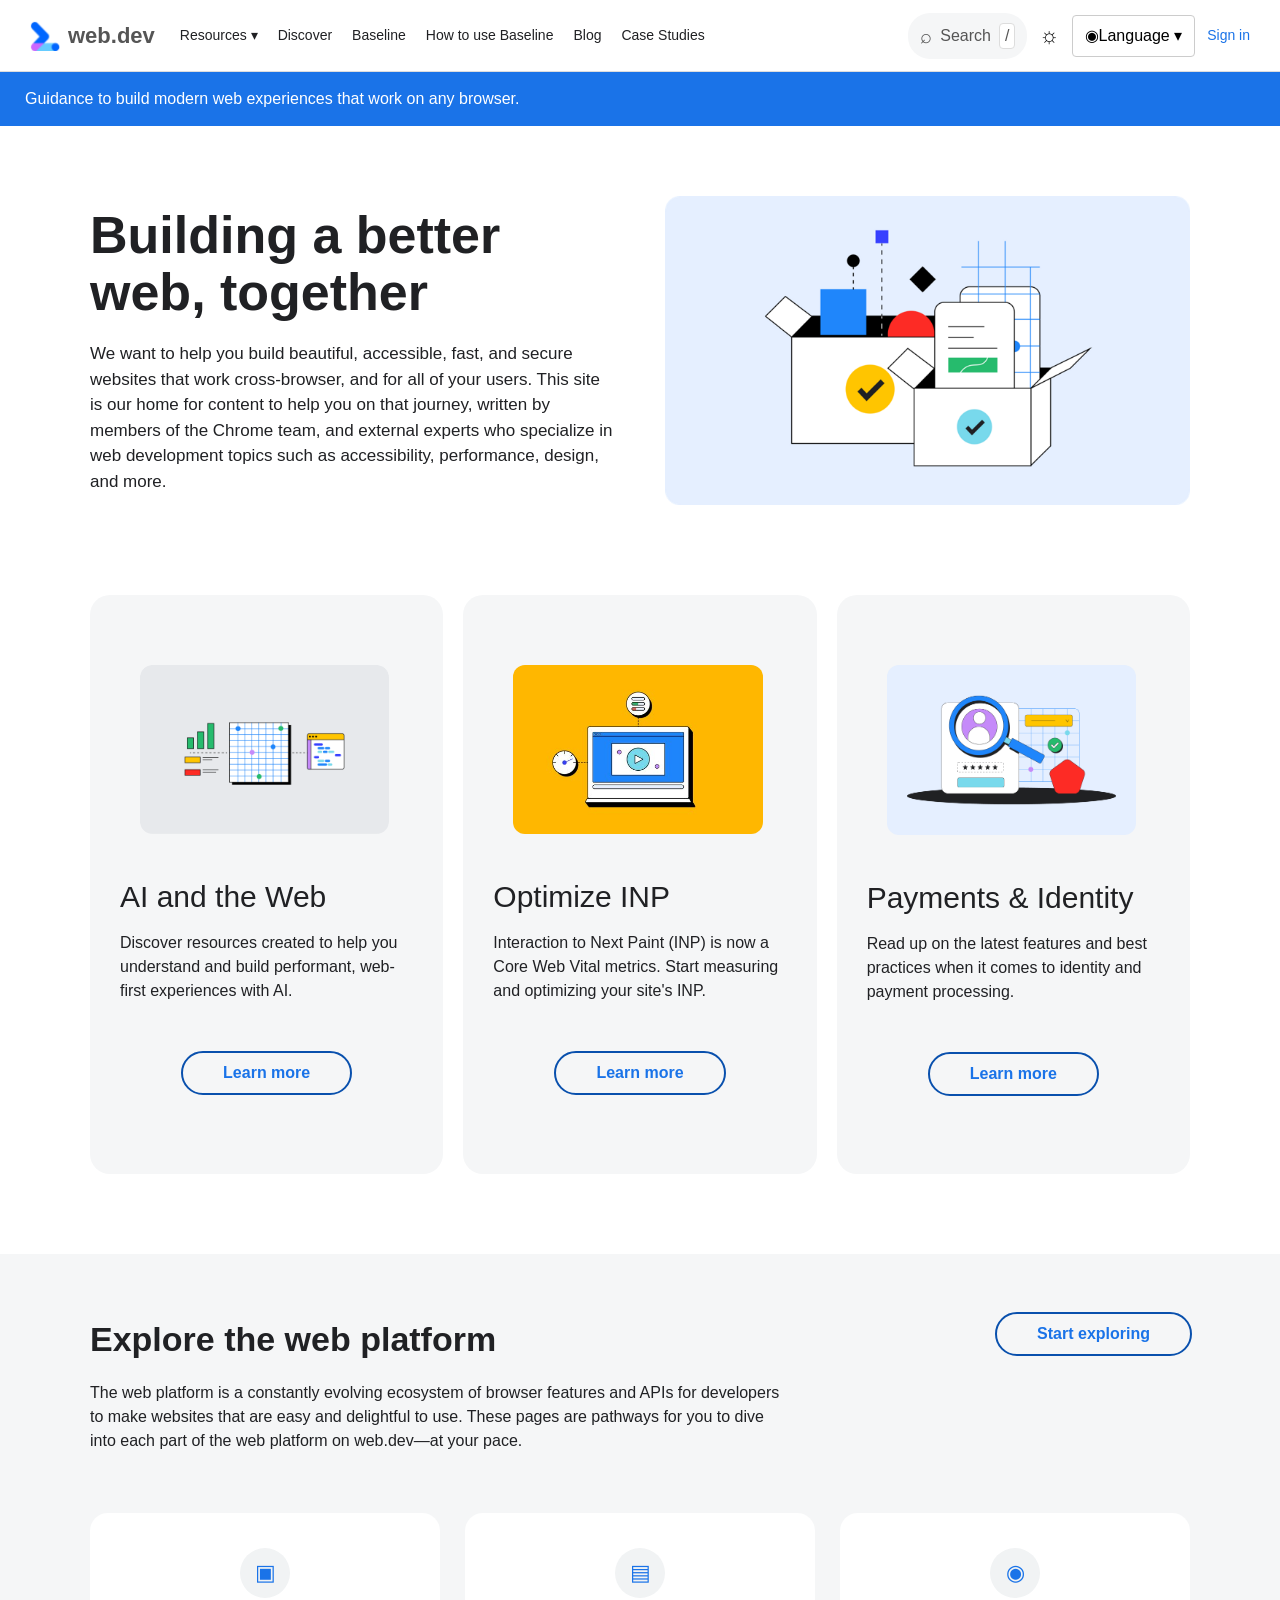
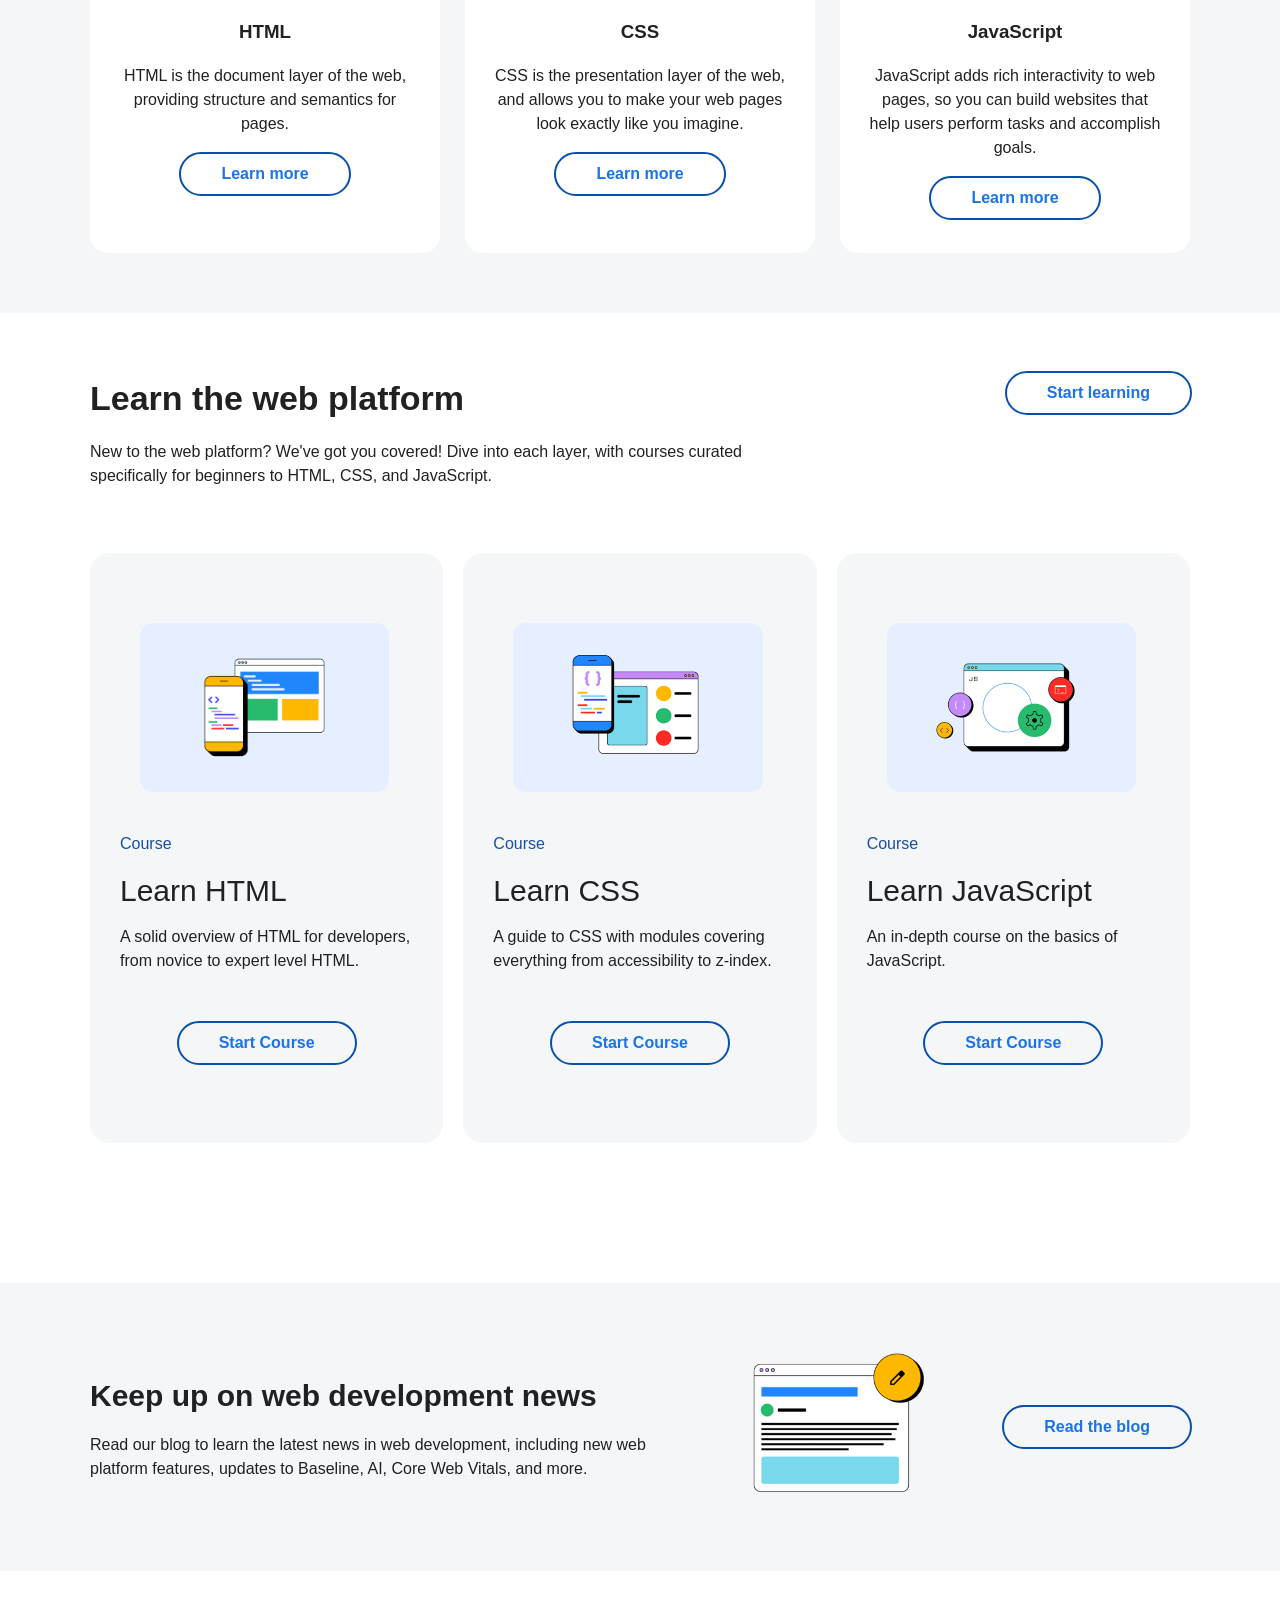
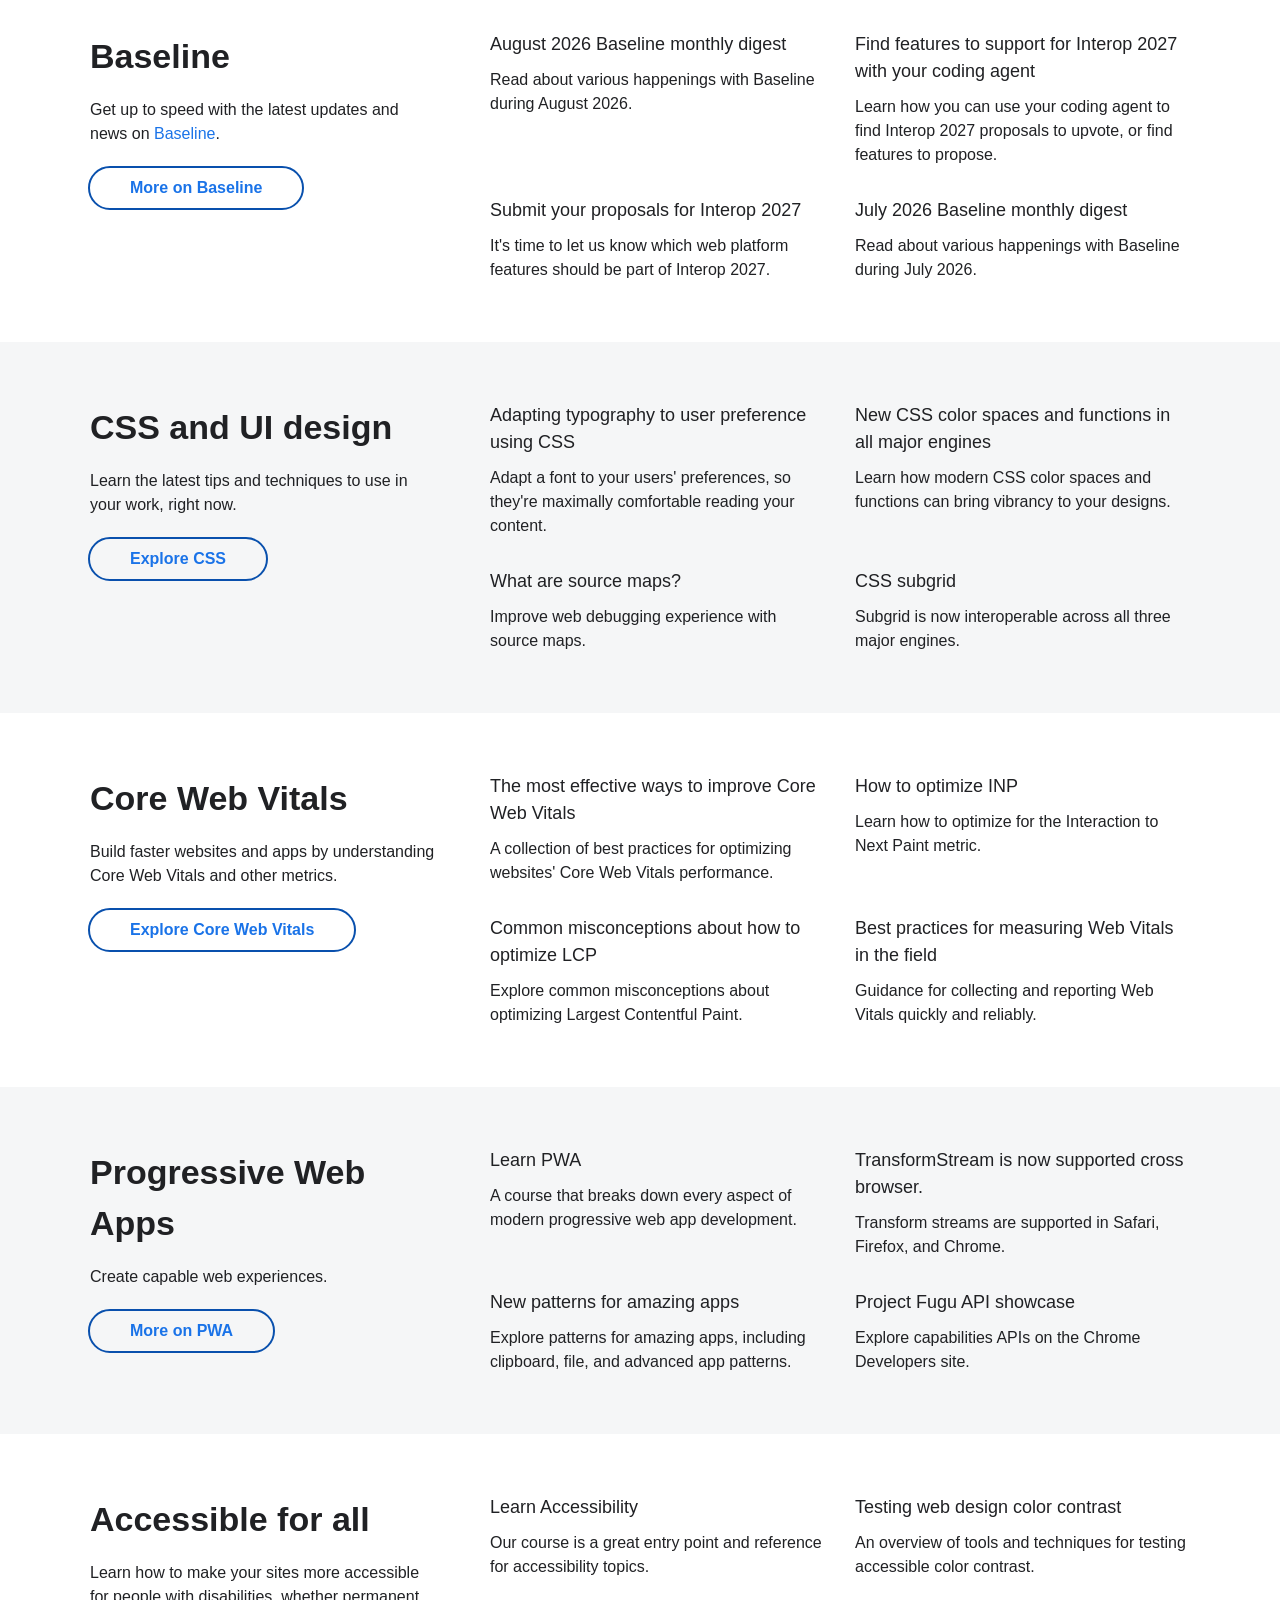
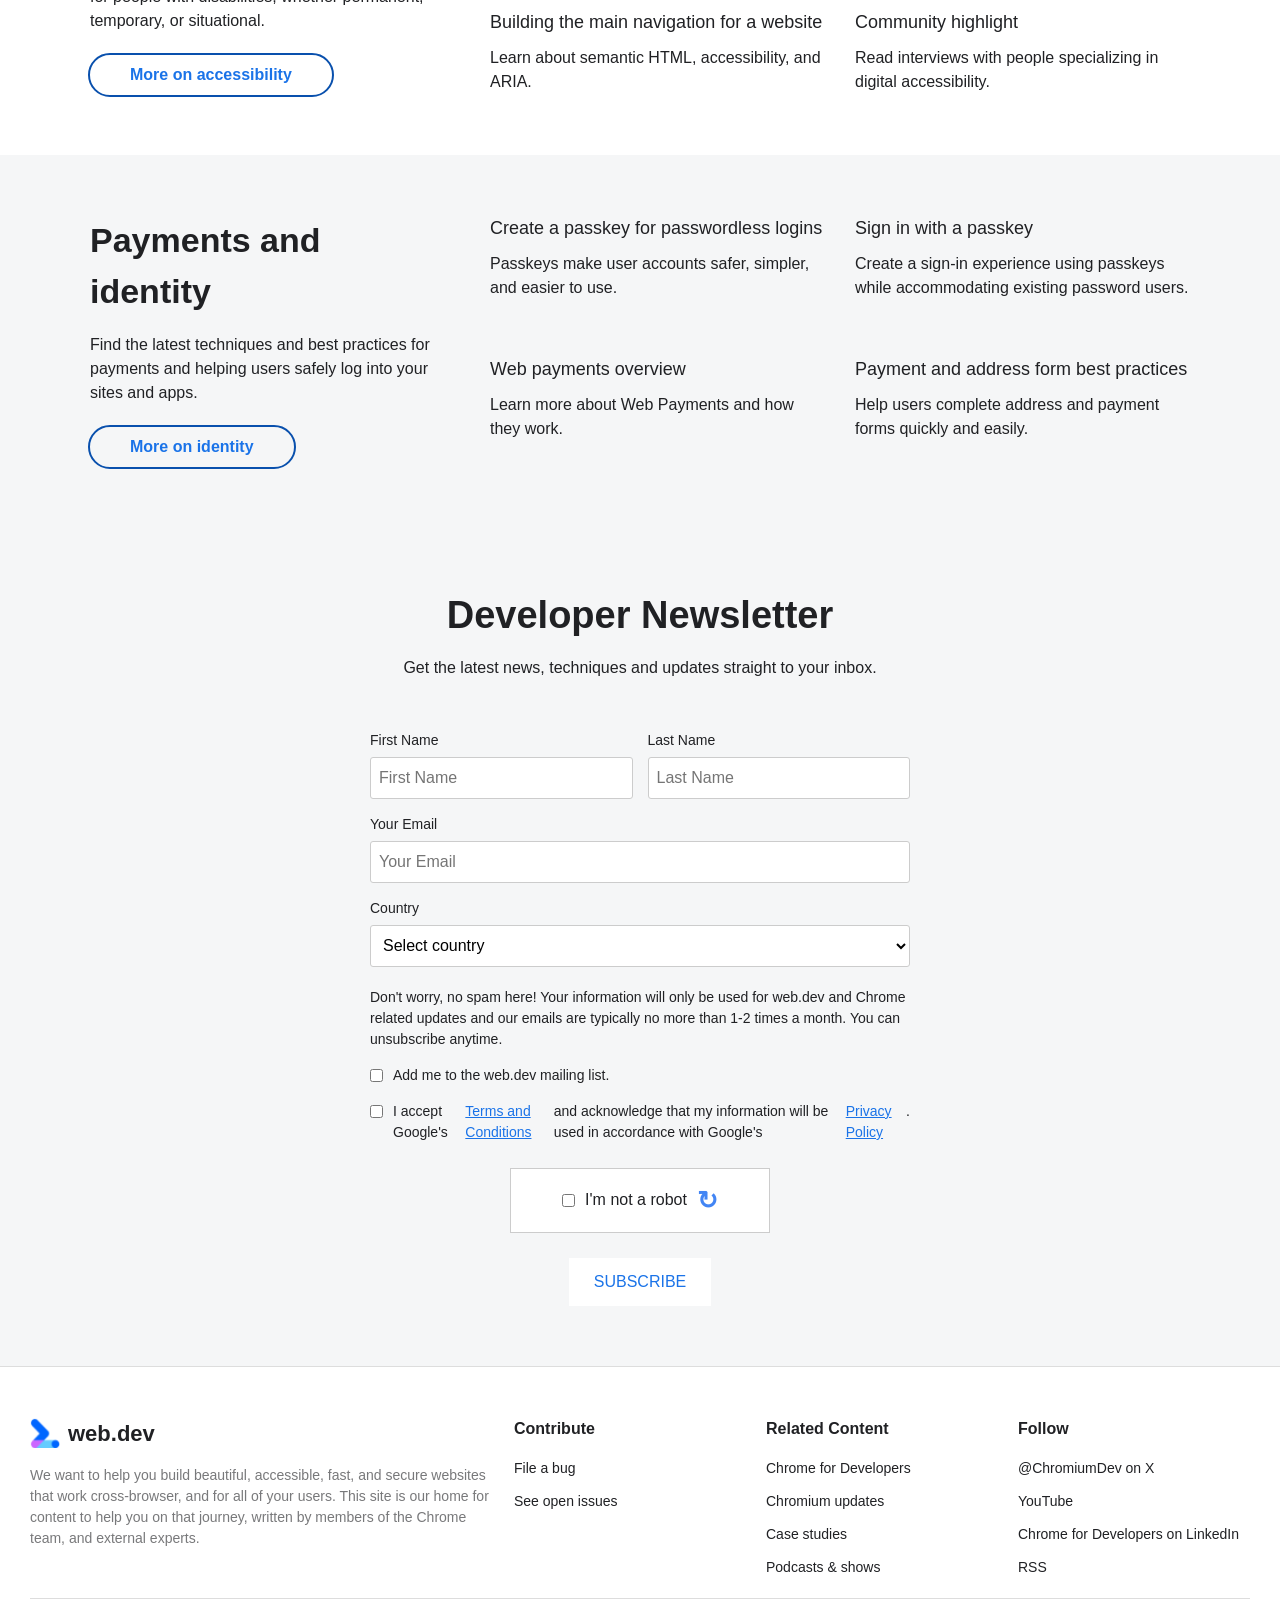
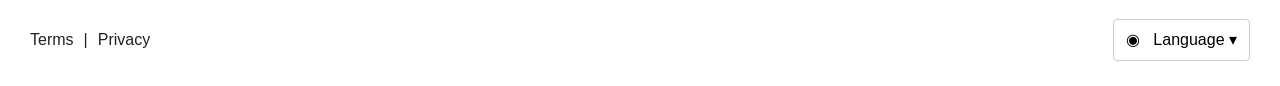
<file: text.html>
<!doctype html>
<html lang="en">
  <head>
    <meta name="viewport" content="width=device-width, initial-scale=1.0" />

    <title>web.dev</title>

    <link rel="stylesheet" href="text.css" />

    <link rel="shortcut icon" href="Images/favicon.ico" type="image/x-icon" />
  </head>

  <body>
    <header class="header">
      <div class="logo">
        <span class="logo-shape">
          <img src="Images/favicon.ico" alt="" />
        </span>
        <a href="#">
          <span>web.dev</span>
        </a>
      </div>

      <nav class="navbar">
        <a href="#">Resources <span>▾</span></a>
        <a href="#">Discover</a>
        <a href="#">Baseline</a>
        <a href="#">How to use Baseline</a>
        <a href="#">Blog</a>
        <a href="#">Case Studies</a>
      </nav>

      <div class="header-right">
        <div class="search">
          <span>⌕</span>
          <span>Search</span>
          <span>/</span>
        </div>

        <button class="theme-button">☼</button>

        <button class="language">◉Language ▾</button>

        <a href="#" class="signin">Sign in</a>
      </div>
    </header>

    <div class="blue-banner">
      Guidance to build modern web experiences that work on any browser.
    </div>

    <main>
      <section class="hero">
        <div class="hero-content">
          <h1>
            Building a better<br />
            web, together
          </h1>

          <p>
            We want to help you build beautiful, accessible, fast, and secure
            websites that work cross-browser, and for all of your users. This
            site is our home for content to help you on that journey, written by
            members of the Chrome team, and external experts who specialize in
            web development topics such as accessibility, performance, design,
            and more.
          </p>
        </div>

        <div class="first-image">
          <img
            src="Images/imgi_10_home-blue_720.png"
            alt="AI and the web"
            class="ai"
          />
        </div>
      </section>

      <section class="feature-section">
        <div class="rectangle-box">
          <a href="#">
            <img src="Images/aiandtheweb.png" alt="" />
          </a>
          <a href="#" class="textlink"><h3>AI and the Web</h3></a>
          <p>
            Discover resources created to help you understand and build
            performant, web-first experiences with AI.
          </p>
          <a href="#" class="outline-button">Learn more</a>
        </div>
        <div class="rectangle-box">
          <a href="#"><img src="Images/yellow.jpg" alt="" class="one" /></a>
          <a href="#" class="textlink"><h3>Optimize INP</h3></a>
          <p>
            Interaction to Next Paint (INP) is now a Core Web Vital metrics.
            Start measuring and optimizing your site's INP.
          </p>
          <a href="#" class="outline-button">Learn more</a>
        </div>
        <div class="rectangle-box">
          <a href="#"
            ><img src="Images/imgi_13_hero-identity_480.png" alt=""
          /></a>
          <a href="#" class="textlink"><h3>Payments & Identity</h3></a>
          <p>
            Read up on the latest features and best practices when it comes to
            identity and payment processing.
          </p>
          <a href="#" class="outline-button">Learn more</a>
        </div>
      </section>

      <section class="gray-section">
        <div class="section-heading">
          <div>
            <h2>Explore the web platform</h2>

            <p>
              The web platform is a constantly evolving ecosystem of browser
              features and APIs for developers to make websites that are easy
              and delightful to use. These pages are pathways for you to dive
              into each part of the web platform on web.dev—at your pace.
            </p>
          </div>

          <a href="#" class="outline-button"> Start exploring </a>
        </div>

        <div class="three-columns">
          <div class="simple-card">
            <a href="#"><div class="round-icon">▣</div></a>

            <h3>HTML</h3>

            <p>
              HTML is the document layer of the web, providing structure and
              semantics for pages.
            </p>

            <a href="#" class="outline-button">Learn more</a>
          </div>

          <div class="simple-card">
            <a href="#"><div class="round-icon">▤</div></a>

            <h3>CSS</h3>

            <p>
              CSS is the presentation layer of the web, and allows you to make
              your web pages look exactly like you imagine.
            </p>

            <a href="#" class="outline-button">Learn more</a>
          </div>

          <div class="simple-card">
            <a href="#"><div class="round-icon">◉</div></a>

            <h3>JavaScript</h3>

            <p>
              JavaScript adds rich interactivity to web pages, so you can build
              websites that help users perform tasks and accomplish goals.
            </p>

            <a href="#" class="outline-button">Learn more</a>
          </div>
        </div>
      </section>

      <section class="learn-section">
        <div class="section-heading">
          <div>
            <h2>Learn the web platform</h2>

            <p>
              New to the web platform? We've got you covered! Dive into each
              layer, with courses curated specifically for beginners to HTML,
              CSS, and JavaScript.
            </p>
          </div>

          <a href="#" class="outline-button"> Start learning </a>
        </div>

        <section class="learn">
          <div class="rectangle-box">
            <a href="#">
              <img src="Images/imgi_14_card_480.png" alt="" />
            </a>

            <span>Course</span>
            <a href="#" class="textlink"><h3>Learn HTML</h3></a>
            <p>
              A solid overview of HTML for developers, from novice to expert
              level HTML.
            </p>
            <a href="#" class="outline-button">Start Course</a>
          </div>
          <div class="rectangle-box">
            <a href="#"
              ><img src="Images/imgi_15_card_480.png" alt="" class="one"
            /></a>
            <span>Course</span>
            <a href="#" class="textlink"><h3>Learn CSS</h3></a>
            <p>
              A guide to CSS with modules covering everything from accessibility
              to z-index.
            </p>
            <a href="#" class="outline-button">Start Course</a>
          </div>
          <div class="rectangle-box">
            <a href="#"><img src="Images/imgi_16_card_480.png" alt="" /></a>
            <span>Course</span>
            <a href="#" class="textlink"><h3>Learn JavaScript</h3></a>
            <p>
              An in-depth course on the basics of <br />
              JavaScript.
            </p>
            <a href="#" class="outline-button">Start Course</a>
          </div>
        </section>
      </section>

      <section class="news-section">
        <div class="news-heading">
          <div>
            <h2>Keep up on web development news</h2>

            <p>
              Read our blog to learn the latest news in web development,
              including new web platform features, updates to Baseline, AI, Core
              Web Vitals, and more.
            </p>
          </div>

          <div class="new-image">
            <img src="Images/imgi_17_blog-header_480.png" alt="" />
          </div>
          <div>
            <a href="#" class="outline-button"> Read the blog </a>
          </div>
        </div>
      </section>

      <section class="resource-section">
        <div class="resource-intro">
          <h2>Baseline</h2>

          <p>
            Get up to speed with the latest updates and news on
            <a href="#">Baseline</a>.
          </p>

          <a href="#" class="outline-button"> More on Baseline </a>
        </div>

        <div class="resource-items">
          <article>
            <h3>August 2026 Baseline monthly digest</h3>
            <p>
              Read about various happenings with Baseline during August 2026.
            </p>
          </article>

          <article>
            <h3>
              Find features to support for Interop 2027 with your coding agent
            </h3>
            <p>
              Learn how you can use your coding agent to find Interop 2027
              proposals to upvote, or find features to propose.
            </p>
          </article>

          <article>
            <h3>Submit your proposals for Interop 2027</h3>
            <p>
              It's time to let us know which web platform features should be
              part of Interop 2027.
            </p>
          </article>

          <article>
            <h3>July 2026 Baseline monthly digest</h3>
            <p>Read about various happenings with Baseline during July 2026.</p>
          </article>
        </div>
      </section>

      <section class="css-section">
        <div class="css-section-inner">
          <div class="resource-intro">
            <h2>CSS and UI design</h2>

            <p>
              Learn the latest tips and techniques to use in your work, right
              now.
            </p>

            <a href="#" class="outline-button"> Explore CSS </a>
          </div>

          <div class="resource-items">
            <article>
              <h3>Adapting typography to user preference using CSS</h3>
              <p>
                Adapt a font to your users' preferences, so they're maximally
                comfortable reading your content.
              </p>
            </article>

            <article>
              <h3>New CSS color spaces and functions in all major engines</h3>
              <p>
                Learn how modern CSS color spaces and functions can bring
                vibrancy to your designs.
              </p>
            </article>

            <article>
              <h3>What are source maps?</h3>
              <p>Improve web debugging experience with source maps.</p>
            </article>

            <article>
              <h3>CSS subgrid</h3>
              <p>
                Subgrid is now interoperable across all three major engines.
              </p>
            </article>
          </div>
        </div>
      </section>

      <section class="resource-section">
        <div class="resource-intro">
          <h2>Core Web Vitals</h2>

          <p>
            Build faster websites and apps by understanding Core Web Vitals and
            other metrics.
          </p>

          <a href="#" class="outline-button"> Explore Core Web Vitals </a>
        </div>

        <div class="resource-items">
          <article>
            <h3>The most effective ways to improve Core Web Vitals</h3>
            <p>
              A collection of best practices for optimizing websites' Core Web
              Vitals performance.
            </p>
          </article>

          <article>
            <h3>How to optimize INP</h3>
            <p>
              Learn how to optimize for the Interaction to Next Paint metric.
            </p>
          </article>

          <article>
            <h3>Common misconceptions about how to optimize LCP</h3>
            <p>
              Explore common misconceptions about optimizing Largest Contentful
              Paint.
            </p>
          </article>

          <article>
            <h3>Best practices for measuring Web Vitals in the field</h3>
            <p>
              Guidance for collecting and reporting Web Vitals quickly and
              reliably.
            </p>
          </article>
        </div>
      </section>

      <section class="css-section">
        <div class="css-section-inner">
          <div class="resource-intro">
            <h2>Progressive Web Apps</h2>

            <p>Create capable web experiences.</p>

            <a href="#" class="outline-button"> More on PWA </a>
          </div>

          <div class="resource-items">
            <article>
              <h3>Learn PWA</h3>
              <p>
                A course that breaks down every aspect of modern progressive web
                app development.
              </p>
            </article>

            <article>
              <h3>TransformStream is now supported cross browser.</h3>
              <p>
                Transform streams are supported in Safari, Firefox, and Chrome.
              </p>
            </article>

            <article>
              <h3>New patterns for amazing apps</h3>
              <p>
                Explore patterns for amazing apps, including clipboard, file,
                and advanced app patterns.
              </p>
            </article>

            <article>
              <h3>Project Fugu API showcase</h3>
              <p>Explore capabilities APIs on the Chrome Developers site.</p>
            </article>
          </div>
        </div>
      </section>

      <section class="resource-section">
        <div class="resource-intro">
          <h2>Accessible for all</h2>

          <p>
            Learn how to make your sites more accessible for people with
            disabilities, whether permanent, temporary, or situational.
          </p>

          <a href="#" class="outline-button"> More on accessibility </a>
        </div>

        <div class="resource-items">
          <article>
            <h3>Learn Accessibility</h3>
            <p>
              Our course is a great entry point and reference for accessibility
              topics.
            </p>
          </article>

          <article>
            <h3>Testing web design color contrast</h3>
            <p>
              An overview of tools and techniques for testing accessible color
              contrast.
            </p>
          </article>

          <article>
            <h3>Building the main navigation for a website</h3>
            <p>Learn about semantic HTML, accessibility, and ARIA.</p>
          </article>

          <article>
            <h3>Community highlight</h3>
            <p>
              Read interviews with people specializing in digital accessibility.
            </p>
          </article>
        </div>
      </section>

      <section class="css-section">
        <div class="css-section-inner">
          <div class="resource-intro">
            <h2>Payments and identity</h2>

            <p>
              Find the latest techniques and best practices for payments and
              helping users safely log into your sites and apps.
            </p>

            <a href="#" class="outline-button"> More on identity </a>
          </div>

          <div class="resource-items">
            <article>
              <h3>Create a passkey for passwordless logins</h3>
              <p>
                Passkeys make user accounts safer, simpler, and easier to use.
              </p>
            </article>

            <article>
              <h3>Sign in with a passkey</h3>
              <p>
                Create a sign-in experience using passkeys while accommodating
                existing password users.
              </p>
            </article>

            <article>
              <h3>Web payments overview</h3>
              <p>Learn more about Web Payments and how they work.</p>
            </article>

            <article>
              <h3>Payment and address form best practices</h3>
              <p>
                Help users complete address and payment forms quickly and
                easily.
              </p>
            </article>
          </div>
        </div>
      </section>

      <section class="newsletter">
        <h2>Developer Newsletter</h2>

        <p>
          Get the latest news, techniques and updates straight to your inbox.
        </p>

        <form>
          <div class="name-fields">
            <div>
              <label>First Name</label>
              <input type="text" placeholder="First Name" />
            </div>

            <div>
              <label>Last Name</label>
              <input type="text" placeholder="Last Name" />
            </div>
          </div>

          <label>Your Email</label>
          <input type="email" placeholder="Your Email" />

          <label>Country</label>
          <select>
            <option value="">Select country</option>
            <option>Nigeria</option>
            <option>United Kingdom</option>
            <option>United States</option>
            <option>Canada</option>
          </select>

          <p class="form-note">
            Don't worry, no spam here! Your information will only be used for
            web.dev and Chrome related updates and our emails are typically no
            more than 1-2 times a month. You can unsubscribe anytime.
          </p>

          <label class="checkbox">
            <input type="checkbox" />
            Add me to the web.dev mailing list.
          </label>

          <label class="checkbox">
            <input type="checkbox" />
            I accept Google's
            <a href="#">Terms and Conditions</a>
            and acknowledge that my information will be used in accordance with
            Google's <a href="#">Privacy Policy</a>.
          </label>

          <div class="captcha">
            <input type="checkbox" />
            <span>I'm not a robot</span>
            <strong>↻</strong>
          </div>

          <button class="subscribe">SUBSCRIBE</button>
        </form>
      </section>
    </main>

    <footer class="footer">
      <div class="footer-about">
        <div class="footer-logo">
          <span class="logo-shape">
            <img src="Images/favicon.ico" alt="" />
          </span>
          <strong>web.dev</strong>
        </div>

        <p>
          We want to help you build beautiful, accessible, fast, and secure
          websites that work cross-browser, and for all of your users. This site
          is our home for content to help you on that journey, written by
          members of the Chrome team, and external experts.
        </p>
      </div>

      <div class="footer-column">
        <h4>Contribute</h4>

        <a href="#">File a bug</a>
        <a href="#">See open issues</a>
      </div>

      <div class="footer-column">
        <h4>Related Content</h4>

        <a href="#">Chrome for Developers</a>
        <a href="#">Chromium updates</a>
        <a href="#">Case studies</a>
        <a href="#">Podcasts &amp; shows</a>
      </div>

      <div class="footer-column">
        <h4>Follow</h4>

        <a href="#">@ChromiumDev on X</a>
        <a href="#">YouTube</a>
        <a href="#">Chrome for Developers on LinkedIn</a>
        <a href="#">RSS</a>
      </div>

      <div class="footer-bottom">
        <div>
          <a href="#">Terms</a>
          <span>|</span>
          <a href="#">Privacy</a>
        </div>

        <button>◉ &nbsp; Language ▾</button>
      </div>
    </footer>
  </body>
</html>
</file>
<file: text.css>
* {
  box-sizing: border-box;
  margin: 0;
  padding: 0;
}

body {
  background-color: white;
  color: #202124;
  font-family: Arial, sans-serif;
  line-height: 1.5;
}

a {
  color: inherit;
  text-decoration: none;
}

button,
input,
select {
  font: inherit;
}

.header {
  align-items: center;
  background-color: white;
  border-bottom: 1px solid #dddddd;
  display: flex;
  gap: 25px;
  min-height: 72px;
  padding: 12px 30px;
}

.logo,
.logo-shape,
.header-right,
.navbar {
  align-items: center;
  display: flex;
}

.logo {
  font-size: 22px;
  font-weight: bold;
  gap: 8px;
  white-space: nowrap;
}

.logo-shape img {
  height: 30px;
  width: 30px;
}

.logo a span {
  color: #555555;
}

.navbar {
  flex: 1;
  gap: 20px;
}

.navbar a,
.signin {
  font-size: 14px;
}

.navbar a:hover,
.footer-column a:hover {
  color: #1a73e8;
}

.header-right {
  gap: 12px;
}

.search {
  align-items: center;
  background-color: #f5f6f7;
  border-radius: 22px;
  color: #555555;
  display: flex;
  gap: 8px;
  padding: 8px 12px;
}

.search span:first-child {
  font-size: 20px;
}

.search span:last-child {
  background-color: white;
  border: 1px solid #dddddd;
  border-radius: 4px;
  padding: 0 5px;
}

.theme-button {
  background: none;
  border: 0;
  cursor: pointer;
  font-size: 22px;
}

.language,
.footer-bottom button {
  background-color: white;
  border: 1px solid #cccccc;
  border-radius: 4px;
  cursor: pointer;
  padding: 8px 12px;
}

.signin {
  color: #1a73e8;
}

.blue-banner {
  background-color: #1a73e8;
  color: white;
  padding: 15px 25px;
}

.research-banner {
  background-color: #e8f0fe;
  color: #174ea6;
  padding: 15px;
  text-align: center;
}

.research-banner a {
  text-decoration: underline;
}

.hero,
.feature-section,
.section-heading,
.three-columns,
.learn,
.news-heading,
.resource-section,
.css-section-inner {
  margin-left: auto;
  margin-right: auto;
  max-width: 1100px;
  width: 90%;
}

.hero {
  align-items: center;
  display: flex;
  gap: 50px;
  padding: 70px 0;
}

.hero-content,
.first-image {
  flex: 1;
}

.hero-content h1 {
  font-size: 52px;
  line-height: 1.1;
  margin-bottom: 20px;
}

.hero-content p {
  font-size: 17px;
}

.ai {
  display: block;
  max-width: 100%;
}

.feature-section,
.learn {
  display: flex;
  gap: 20px;
  padding: 20px 0 60px;
}

.rectangle-box {
  background-color: #f5f6f7;
  border-radius: 20px;
  display: flex;
  flex: 1;
  flex-direction: column;
  margin-bottom: 20px;
  padding: 30px;
}

.rectangle-box img {
  border-radius: 12px;
  display: block;
  margin: 40px 20px;
  max-width: 85%;
}

.rectangle-box .textlink h3 {
  font-size: 30px;
  font-weight: 500;
  margin-bottom: 12px;

  &:hover {
    text-decoration: underline;
  }
}

.rectangle-box p {
  margin-bottom: 20px;
}

.rectangle-box .outline-button {
  align-self: center;
  margin-top: 30px;
  margin-bottom: 50px;
}

.outline-button {
  outline: 2px solid #0950ad;
  font-weight: 550;
  border-radius: 22px;
  color: #1a73e8;
  display: inline-block;
  padding: 8px 40px;
}

.outline-button:hover {
  background-color: transparent;
  outline: none;
  color: #1a73e8;
}

.gray-section {
  background-color: #f5f6f7;
  padding: 60px 0;
}

.section-heading {
  align-items: flex-start;
  display: flex;
  gap: 35px;
  justify-content: space-between;
}

.section-heading > div {
  max-width: 700px;
}

.section-heading h2,
.resource-intro h2 {
  font-size: 34px;
  margin-bottom: 16px;
}

.section-heading p {
  margin-bottom: 20px;
}

.three-columns {
  display: grid;
  gap: 25px;
  grid-template-columns: repeat(3, 1fr);
  margin-top: 40px;
}

.simple-card {
  align-items: center;
  background-color: white;
  border-radius: 18px;
  display: flex;
  flex-direction: column;
  padding: 35px 25px;
  text-align: center;
}

.round-icon {
  align-items: center;
  background-color: #f1f3f4;
  border-radius: 50%;
  color: #1a73e8;
  display: flex;
  font-size: 22px;
  height: 50px;
  justify-content: center;
  margin-bottom: 20px;
  width: 50px;

  &:hover {
    text-decoration: underline;
  }
}

.simple-card h3,
.simple-card p {
  margin-bottom: 18px;
}

.learn-section {
  padding: 60px 0;
}

.learn-section .section-heading {
  margin-bottom: 25px;
}

.learn span {
  color: #174ea6;
  margin-bottom: 12px;
}

.learn-section .outline-button {
  transition: 0.3s;
}

.learn-section .outline-button:hover {
  background-color: #1a73e8;
  color: #fff;
}

.learn h3,
.learn p {
  text-align: left;
}

.news-section,
.newsletter {
  background-color: #f5f6f7;
  padding: 60px 0;
}

.news-section .outline-button {
  transition: 0.3s;
}

.news-section .outline-button:hover {
  color: #fff;
  background-color: #1a73e8;
}

.news-heading {
  align-items: center;
  display: grid;
  gap: 30px;
  grid-template-columns: 2fr 1fr auto;
}

.news-heading h2 {
  font-size: 30px;
  margin-bottom: 15px;
}

.new-image img {
  display: block;
  max-width: 100%;
}

.resource-section,
.css-section-inner {
  display: grid;
  gap: 50px;
  grid-template-columns: 1fr 2fr;
  padding-bottom: 60px;
  padding-top: 60px;
}

.css-section {
  background-color: #f5f6f7;
}

.css-section h3 {
  font-size: 50px;
  font-weight: 500;
  cursor: pointer;

  &:hover {
    text-decoration: underline;
  }
}

.resource-section h3 {
  font-size: 50px;
  font-weight: 500;
  cursor: pointer;

  &:hover {
    text-decoration: underline;
  }
}
.resource-intro p {
  margin: 15px 0 22px;
  /* color: #202124; */
}

.resource-intro a:not(.outline-button) {
  color: #1a73e8;
}

.resource-items {
  display: grid;
  gap: 30px;
  grid-template-columns: repeat(2, 1fr);
}

.resource-items h3 {
  font-size: 18px;
  margin-bottom: 10px;
}

.newsletter {
  padding-left: 20px;
  padding-right: 20px;
  text-align: center;
}

.newsletter h2 {
  font-size: 38px;
  margin-bottom: 12px;
}

.newsletter > p {
  margin-bottom: 35px;
}

.newsletter form {
  margin: 0 auto;
  max-width: 540px;
  text-align: left;
}

.name-fields {
  display: grid;
  gap: 15px;
  grid-template-columns: 1fr 1fr;
}

.newsletter label {
  display: block;
  font-size: 14px;
  margin: 15px 0 6px;
}

.newsletter input:not([type="checkbox"]),
.newsletter select {
  background-color: white;
  border: 1px solid #cccccc;
  border-radius: 3px;
  height: 42px;
  padding: 8px;
  width: 100%;
}

.form-note {
  font-size: 14px;
  margin-top: 20px;
}

.newsletter .checkbox {
  align-items: flex-start;
  display: flex;
  gap: 10px;
}

.checkbox input {
  margin-top: 4px;
}

.checkbox a {
  color: #1a73e8;
  text-decoration: underline;
}

.captcha {
  align-items: center;
  background-color: white;
  border: 1px solid #cccccc;
  display: flex;
  gap: 10px;
  height: 65px;
  justify-content: center;
  margin: 25px auto;
  width: 260px;
}

.captcha strong {
  color: #4285f4;
  font-size: 25px;
}

.subscribe {
  background-color: white;
  border: 0;
  color: #1a73e8;
  cursor: pointer;
  display: block;
  margin: 0 auto;
  padding: 12px 25px;
}

.footer {
  border-top: 1px solid #dddddd;
  display: grid;
  gap: 20px;
  grid-template-columns: 2fr 1fr 1fr 1fr;
  padding: 50px 30px 25px;
}

.footer-about {
  max-width: 500px;
}

.footer-logo {
  align-items: center;
  display: flex;
  font-size: 22px;
  gap: 8px;
  margin-bottom: 15px;
}

.footer-column {
  display: flex;
  flex-direction: column;
  gap: 12px;
}
.footer p {
  opacity: 0.6;
  font-size: 14px;
}

.footer-column h4 {
  margin-bottom: 5px;
}

.footer-column a {
  font-size: 14px;
}

.footer-bottom {
  align-items: center;
  border-top: 1px solid #dddddd;
  display: flex;
  grid-column: 1 / -1;
  justify-content: space-between;
  padding-top: 20px;
}

.footer-bottom div {
  display: flex;
  gap: 10px;
}

@media (max-width: 1000px) {
  .header {
    flex-wrap: wrap;
  }

  .navbar {
    order: 3;
    width: 100%;
  }

  .navbar a:nth-child(4),
  .navbar a:nth-child(6) {
    display: none;
  }

  .header-right {
    margin-left: auto;
  }

  .resource-section,
  .css-section-inner {
    gap: 30px;
  }
}

@media (max-width: 700px) {
  .header {
    padding: 10px 15px;
  }

  .navbar {
    display: none;
  }

  .search {
    width: 40px;
  }

  .search span:nth-child(2),
  .search kbd,
  .theme-button,
  .language {
    display: none;
  }

  .hero,
  .feature-section,
  .learn,
  .section-heading,
  .news-heading {
    flex-direction: column;
  }

  .hero {
    gap: 25px;
    padding: 45px 0;
  }

  .hero-content h1 {
    font-size: 40px;
  }

  .feature-section,
  .learn {
    display: flex;
  }

  .three-columns,
  .resource-section,
  .css-section-inner,
  .resource-items,
  .news-heading {
    grid-template-columns: 1fr;
  }

  .news-heading {
    display: grid;
  }

  .section-heading h2,
  .resource-intro h2 {
    font-size: 28px;
  }

  .name-fields,
  .footer {
    grid-template-columns: 1fr;
  }

  .footer-bottom {
    align-items: flex-start;
    flex-direction: column;
    gap: 15px;
  }
}
</file>
